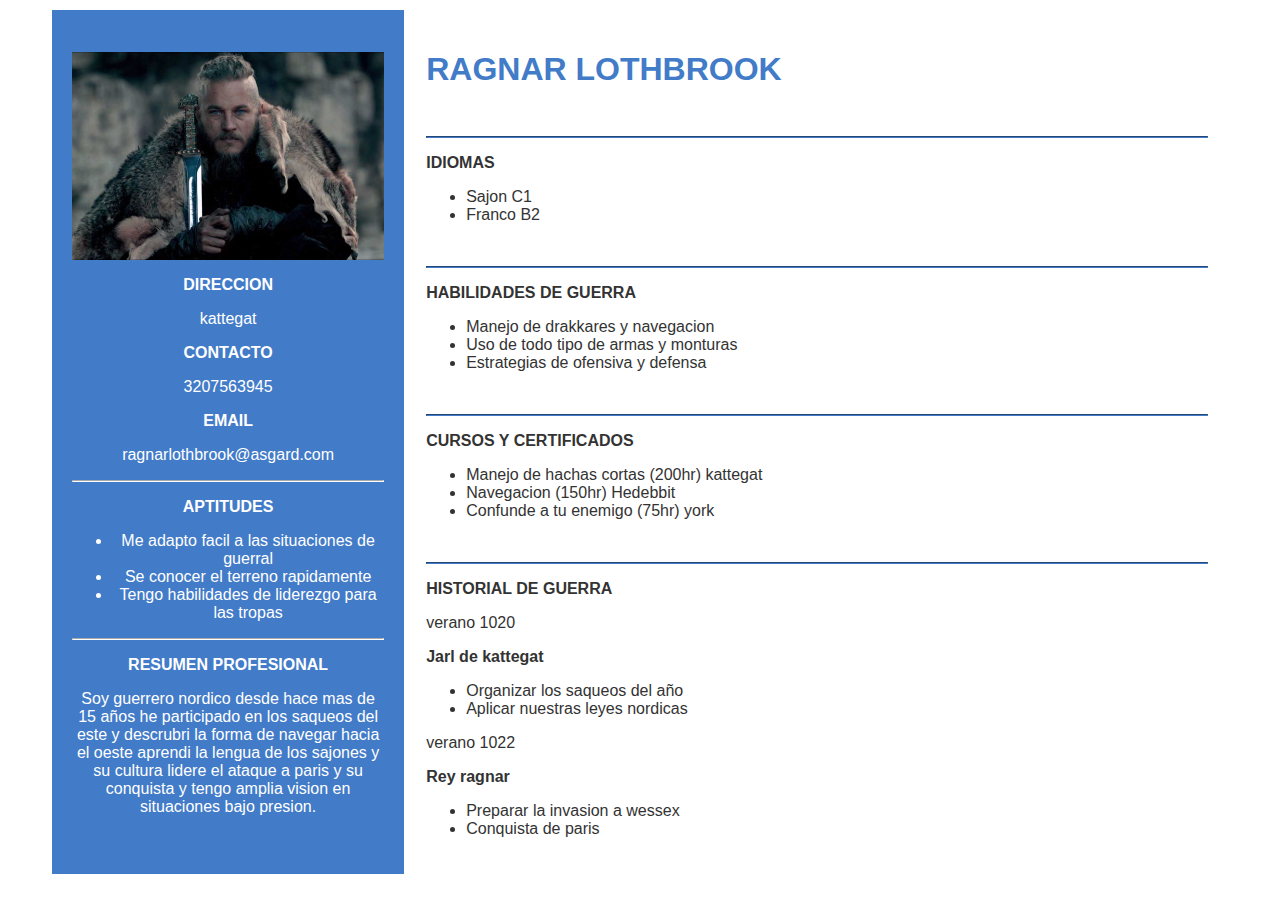
<file: Proyecto SkormJF/Ejercicio HdV/index.html>
<!DOCTYPE html>
<html lang="en">
<head>
    <meta charset="UTF-8">
  
    <link href="https://fonts.google.com/specimen/Roboto?preview.size=15&query=roboto" rel="stylesheet">
    <meta name="viewport" content="width=device-width, initial-scale=1.0">
    <title>Hoja de vida Ragnar</title>
</head>
<body>
   <center>
    <table style="width: 1180px; margin: 0 auto; font-family: 'Roboto', sans-serif;">
        <tr>
            <td style="background:#427bc8; color: #fff; width: 30%; padding: 20px;" align="center">
                              
                <img width="550px" src="./img/ragnar.jpg" alt="" srcset="" style=" display: block; max-width: 100%;">
                <p><b>DIRECCION</b></p>
                <p>kattegat</p>  
                <p><b>CONTACTO</b></p>
                <p>3207563945</p>   
                <p><b>EMAIL</b></p>
                <p>ragnarlothbrook@asgard.com</p>
                <hr style="border-color: #fff;">
                <p><b>APTITUDES</b></p>
                <ul>
                    <li>Me adapto facil a las situaciones de guerral</li>
                    <li>Se conocer el terreno rapidamente</li>
                    <li>Tengo habilidades de liderezgo para las tropas</li>
                </ul>

                <hr style="border-color: #fff;">
                <p><b>RESUMEN PROFESIONAL</b></p>
                <p>
                Soy guerrero nordico desde hace mas de 15 años
                he participado en los saqueos del este y
                descrubri la forma de navegar hacia el oeste
                aprendi la lengua de los sajones y su cultura
                lidere el ataque a paris y su conquista
                y tengo amplia vision en situaciones bajo presion.
                </p>               

            </td>
            <td align="left" style="width: 70%; padding: 20px; color: #333;">

                <h1 style="color: #427bc8;"><b>RAGNAR LOTHBROOK</b></h1>
                <br>
                <hr  style="border-color:#427bc8;">
                <p><b>IDIOMAS</b></p>
                <ul>
                    <li>Sajon C1</li>
                    <li>Franco B2</li>
                </ul>
                
                <br>
                <hr style="border-color:#427bc8;">
                <p><b>HABILIDADES DE GUERRA</b></p>
                <ul>
                    <li>Manejo de drakkares y navegacion</li>
                    <li>Uso de todo tipo de armas y monturas</li>
                    <li>Estrategias de ofensiva y defensa</li>
                </ul>
                
                <br>
                <hr style="border-color:#427bc8;">
                <p><b>CURSOS Y CERTIFICADOS</b></p>
                <ul>
                    <li>Manejo de hachas cortas (200hr) kattegat</li>
                    <li>Navegacion (150hr) Hedebbit</li>
                    <li>Confunde a tu enemigo (75hr) york</li>
                </ul>
                
                <br>
                <hr style="border-color:#427bc8;">
                <p><b>HISTORIAL DE GUERRA</b></p>
                <p>verano 1020</p>
                <p><b>Jarl de kattegat</b></p>
                <ul>
                    <li>Organizar los saqueos del año</li>
                    <li>Aplicar nuestras leyes nordicas</li>
                </ul>
                
                <p>verano 1022</p>
                <p><b>Rey ragnar</b></p>
                <ul>
                    <li>Preparar la invasion a wessex</li>
                    <li>Conquista de paris</li>
                </ul>
                
            

                
                
                

                            




            </td>
        </tr>
       
    </table>
    </center>





</body>
</html>
</file>
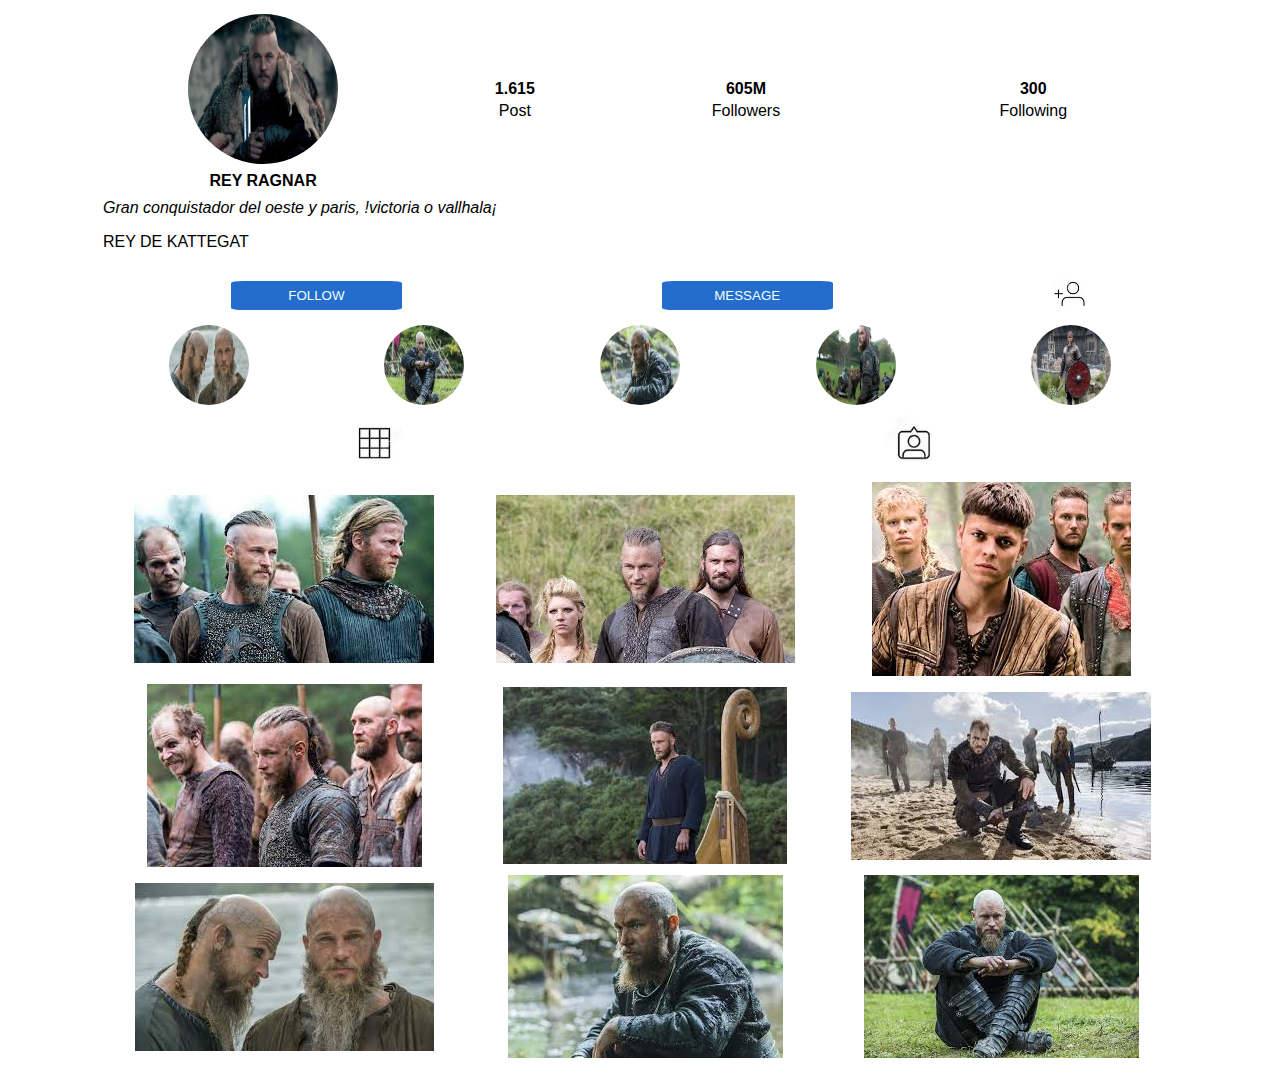
<file: Proyecto SkormJF/Ejercicio IG/index.html>
<!DOCTYPE html>
<html lang="en">
<head>
    <meta charset="UTF-8">
    <link href="https://fonts.google.com/specimen/Roboto?preview.size=15&query=roboto" rel="stylesheet">
    <meta name="viewport" content="width=device-width, initial-scale=1.0">
    <title>Perfil instagram ragnar</title>
</head>
<body>
    <table style="width: 1080px;" align="center">
        <tr>
            <td style="width: 30%;">
                <table  style="width: 100%; font-family: 'Roboto', sans-serif;" align="center">
                    <tr>
                        <td align="center" style="width: 80%;">
                            <img src="./img/ragnar.jpg" alt="" style="border-radius:50%; width: 150px; height: 150px;">
                        </td>
                    </tr>
                    <tr>
                        <td align="center" style="width: 20%;"><b>REY RAGNAR</b></td>
                    </tr>
                </table>
            </td>
            <td style="width: 70%;">
                <table  style="width: 100%; font-family: 'Roboto', sans-serif;">
                    <tr align="center">
                        <td><b>1.615</b></td>
                        <td><b>605M</b></td>
                        <td><b>300</b></td>
                    </tr>
                    <tr align="center">
                        <td>Post</td>
                        <td>Followers</td>
                        <td>Following</td>
                    </tr>
                    <tr>
                        <td colspan="3" align="center"></td>
                    </tr>
                </table>
            </td>
        </tr>
    </table>
    <table  style="width:1080px; font-family: 'Roboto', sans-serif;" align="center">
        <tr>
            <td style="width: 100%;">
                <i>Gran conquistador del oeste y paris, !victoria o vallhala¡</i>
                <p>REY DE KATTEGAT</p>
            </td>
        </tr>
    </table>
    <table  style="width: 1080px; font-family: 'Roboto', sans-serif;" align="center">
        <tr align="center">
            <td style="width: 40%;"><button style="background-color: rgb(36, 109, 204); color: azure; width: 40%; border-radius: 7%; border: 0; padding: 7px;" >FOLLOW</button></td>
            <td style="width: 40%;"><button style="background-color:rgb(36, 109, 204); color: azure; width: 40%; border-radius: 7%; border: 0; padding: 7px;">MESSAGE</button></td>
            <td style="width: 20%;"><img width="20%" src="./img/seguirmas.png" alt=""></td>
        </tr>
    </table>
    <table  style="width: 1080px;" align="center">
        <tr align="center">
            <td style="width: 20%;"><img src="./img/highlight1.jpeg" style="border-radius: 50%; width: 80px; height: 80px;" alt=""></td>
            <td style="width: 20%;"><img src="./img/highlight2.jpeg" style="border-radius: 50%; width: 80px; height: 80px;" alt=""></td>
            <td style="width: 20%;"><img src="./img/highlight3.jpeg" style="border-radius: 50%; width: 80px; height: 80px;" alt=""></td>
            <td style="width: 20%;"><img src="./img/highlight4.jpeg" style="border-radius: 50%; width: 80px; height: 80px;" alt=""></td>
            <td style="width: 20%;"><img src="./img/highlight5.jpeg" style="border-radius: 50%; width: 80px; height: 80px;" alt=""></td>
        </tr>
    </table>
    <table  style="width: 1080px; font-family: 'Roboto', sans-serif;" align="center">
        <tr align="center">
            <td style="width: 34%;"><img src="./img/feed.png" width="10%" alt=""></td>
            <td style="width: 33%;"><img src="./img/etiquetas.png"  width="11%" alt=""></td>
        </tr>
    </table>
    <table  style="width: 1080px; font-family: 'Roboto', sans-serif;" align="center">
        <tr align="center">
            <td style="width: 34%;"><img src="./img/ima1.jpeg" style="background-size: cover;" alt=""></td>
            <td style="width: 33%;"><img src="./img/ima2.jpeg" style="background-size: cover;" alt=""></td>
            <td style="width: 33%;"><img src="./img/ima3.jpeg" style="background-size: cover;" alt=""></td>
        </tr>
        <tr align="center">
            <td style="width: 34%;"><img src="./img/ima4.jpeg" style="background-size: cover;" alt=""></td>
            <td style="width: 33%;"><img src="./img/ima5.jpeg" style="background-size: cover;" alt=""></td>
            <td style="width: 33%;"><img src="./img/ima6.jpeg" style="background-size: cover;" alt=""></td>
        </tr>
        <tr align="center">
            <td style="width: 34%;"><img src="./img/highlight1.jpeg" style="background-size: cover;" alt=""></td>
            <td style="width: 33%;"><img src="./img/highlight3.jpeg" style="background-size: cover;" alt=""></td>
            <td style="width: 33%;"><img src="./img/highlight2.jpeg" style="background-size: cover;" alt=""></td>
        </tr>
    </table>
</body>
</html>
</file>
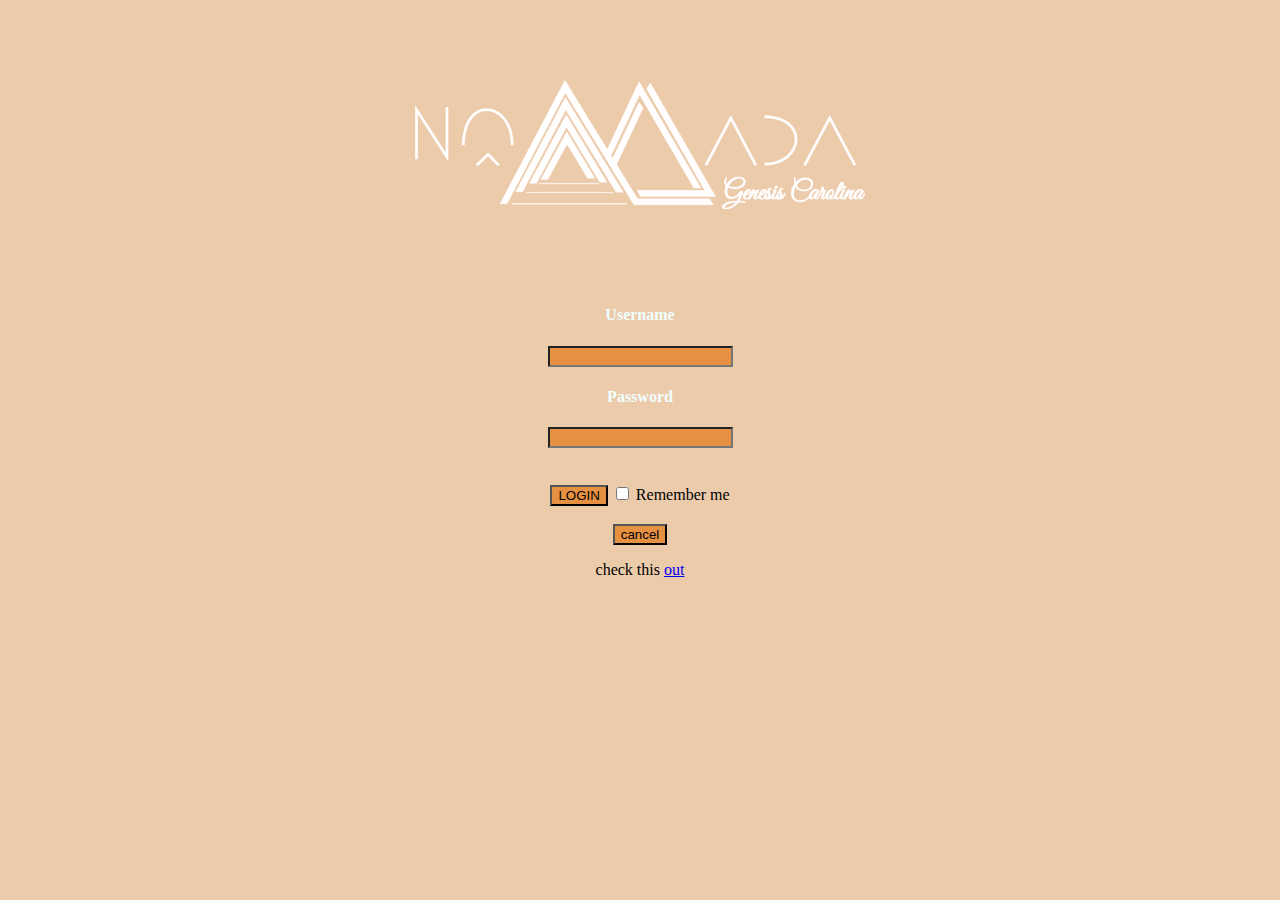
<file: Proyecto SkormJF/Ejercicio login/index.html>
<!DOCTYPE html>
<html lang="en">
<head>
    <meta charset="UTF-8">
    <meta name="viewport" content="width=device-width, initial-scale=1.0">
    <title>Nomada store</title>
</head>

<body style="background-color: #eccbab;">

<br>
<br>
<br>
<br>
<center>
    <img width="450px" src="./img/Nomada_s name design clear.png" alt="">
    <br>
    <br>
    <br>
    <br>
    <br>
    <h4 style="color: azure;">Username</h4>
    <input style="background-color: #e69142;" type="text">
    <h4 style="color: azure;">Password</h4>
    <input style="background-color: #e69142;" type="password">
    <br>
    <br>
    <br>
    <button style="background-color: #e69142;">LOGIN</button>
    <input type="checkbox"> Remember me
    <br>
    <br>
    <button style="background-color: #e69142;">cancel</button>
    <br>
    <p>check this <a href="./img/Nomada's name design clear.png" target="_blank">out</a></p> 
</center>
    
</body>
</html>
</file>
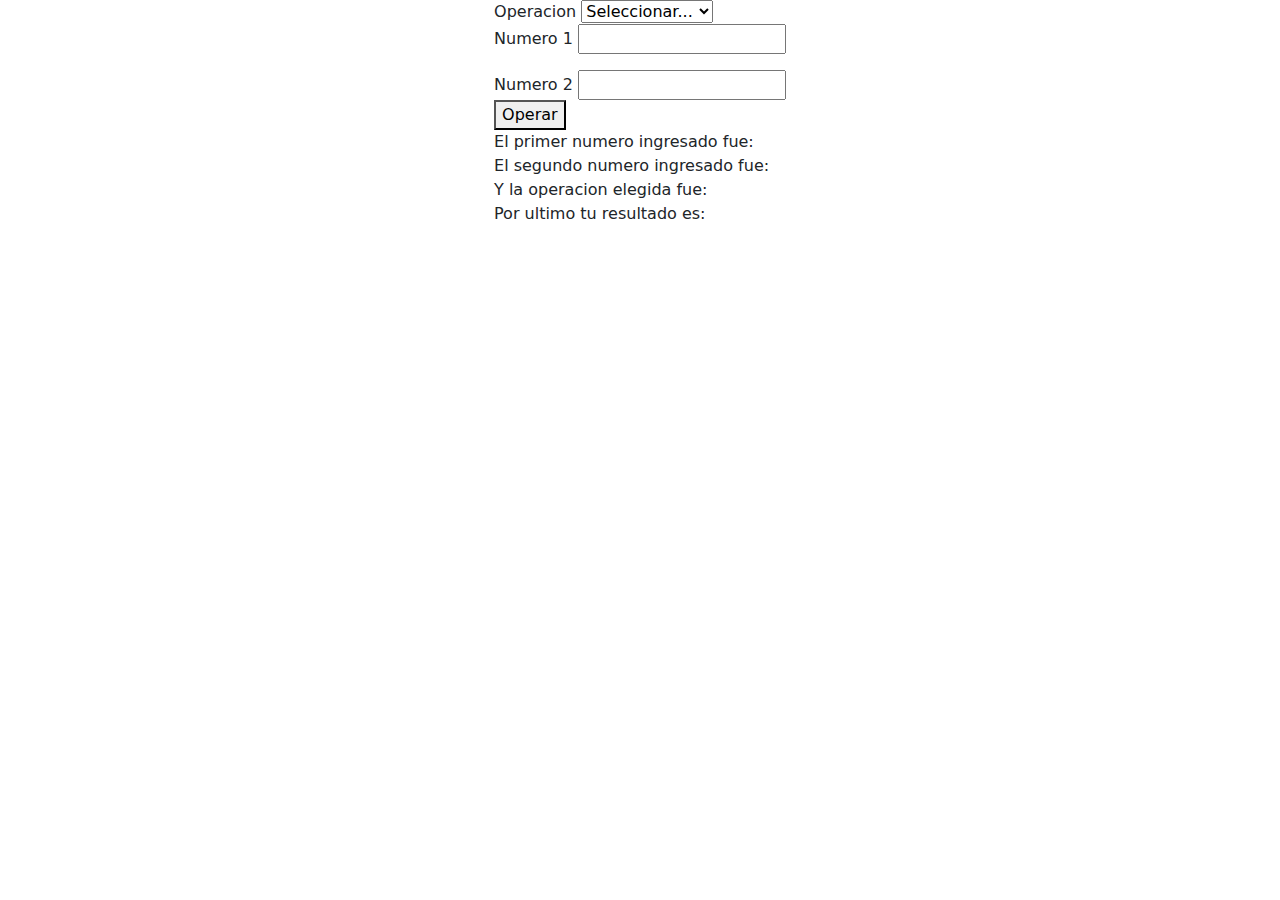
<file: Proyecto SkormJF/Ejerciciocalculadora/index.html>
<!DOCTYPE html>
<html lang="en">
<head>
    <meta charset="UTF-8">
    <meta name="viewport" content="width=device-width, initial-scale=1.0">
    <title>Document</title>
    <link rel="stylesheet" href="./app.css">
    <link rel="stylesheet" href="https://cdn.jsdelivr.net/npm/bootstrap@5.0.2/dist/css/bootstrap.min.css">

</head>
<body>
    <div class="centrar">
        <div>
            <div>
                  <div>
                    <div>
                    
                            <div>
                                 <label for="">Operacion</label>
                                 <select name="" id="operacion" >
                                    <option value="" selected disabled>Seleccionar...</option>
                                    <option value="suma">Suma</option>
                                    <option value="resta">Resta</option>
                                    <option value="multiplicacion">Multiplicacion</option>
                                    <option value="division">Division</option>
                                 </select>
                            </div>
                            <div>
                                <label for="">Numero 1</label>
                                <input type="text" id="num1" class="">
                            </div>
                            <div class="form-group mt-3">
                                <label for="">Numero 2</label>
                                <input type="text" id="num2" class="">
                            </div>
                            <button type="button" onclick="operaciones()">Operar</button>

                    </div>
                  </div>
                  <div>
                        El primer numero ingresado fue: 
                        <span id="num_1"></span>
                        <br>
                        El segundo numero ingresado fue:
                        <span id="num_2"></span>
                        <br>
                        Y la operacion elegida fue:
                        <span id="opcion"></span>
                        <br>
                        Por ultimo tu resultado es: 
                        <span id="resultado"></span>
                  </div>
            </div>
        </div>
     </div>
     <script src="./app.js"></script>
</body>
</html>
</file>
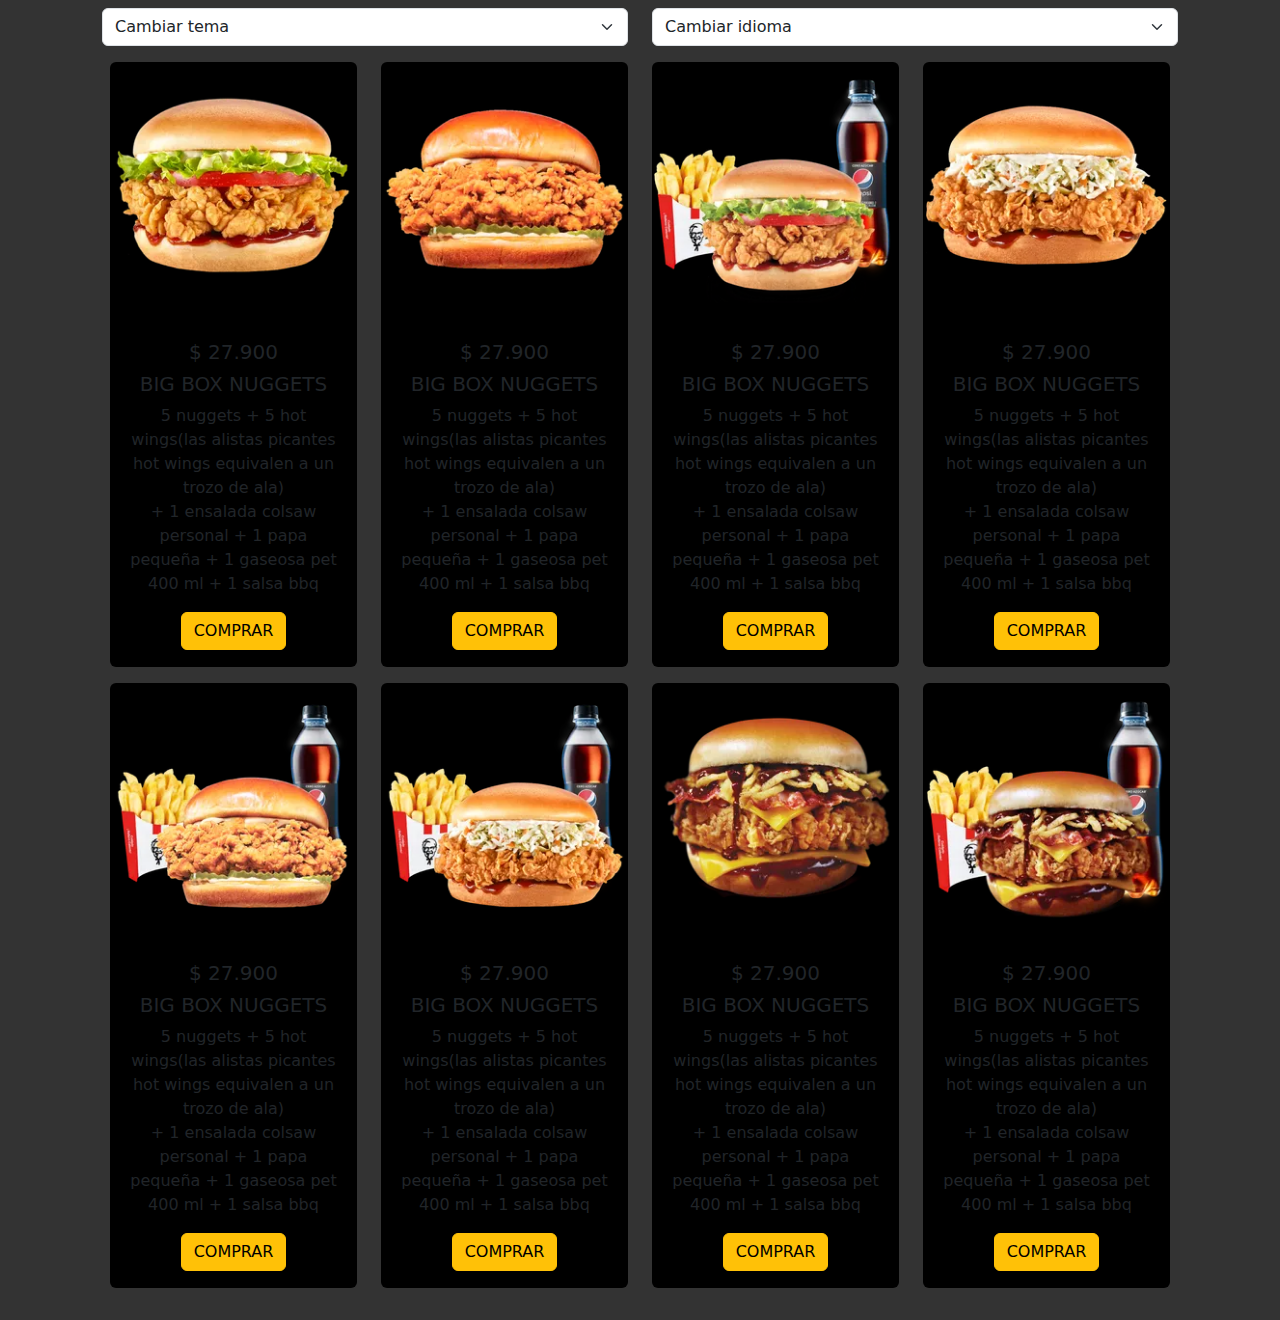
<file: Proyecto SkormJF/KFC/index.html>
<!DOCTYPE html>
<html lang="en">
<head>
    <meta charset="UTF-8">
    <meta name="viewport" content="width=device-width, initial-scale=1.0">
    <link href="https://cdn.jsdelivr.net/npm/bootstrap@5.0.2/dist/css/bootstrap.min.css" rel="stylesheet">
    <link rel="stylesheet" href="./app.css">
    <title>Document</title>
</head>
<body id="body" class="dark">
    <main>
        <section>
            <div class="container">
                <div class="row m-2">
                    <div class="col-md-6">
                        <select class="form-select" aria-label="Default select example" id="tema" onchange="cambiar_tema()">
                            <option selected disabled id="select_tema">Cambiar tema</option>
                            <option value="dark" id="dark">Obscuro</option>
                            <option value="light" id="light">Claro</option>
                          </select>
                    </div>
                    <div class="col-md-6">
                        <select class="form-select" aria-label="Default select example" id="idioma" onchange="cambiar_idioma()">
                            <option selected disabled id="select_idioma">Cambiar idioma</option>
                            <option value="es" id="es">Español</option>
                            <option value="en" id="en">Ingles</option>
                          </select>
                    </div>
                </div>
                <div class="row m-3">
                    <div class="col-md-3">
                        <div class="card centrar-items centrar-texto">
                            <figure>
                                <img src="./img/hamburguesa-1.webp" class="card-img-top" alt="...">
                            </figure>
                            <div class="card-body">
                              <h5 class="card-title">$ 27.900</h5>
                              <h5 class="card-title">BIG BOX NUGGETS</h5>
                              <p class="card-text" id="producto_1">5 nuggets + 5 hot wings(las alistas picantes hot wings equivalen a un trozo de ala)
                                + 1 ensalada colsaw personal + 1 papa pequeña + 1 gaseosa pet 400 ml + 1 salsa bbq
                              </p>
                              <a class="btn btn-warning" >COMPRAR</a>
                            </div>
                        </div> 
                    </div>
                    <div class="col-md-3">
                        <div class="card centrar-items centrar-texto">
                            <figure>
                                <img src="./img/hamburguesa-2.webp" class="card-img-top" alt="...">
                            </figure>
                            <div class="card-body">
                              <h5 class="card-title">$ 27.900</h5>
                              <h5 class="card-title">BIG BOX NUGGETS</h5>
                              <p class="card-text" id="producto_2">5 nuggets + 5 hot wings(las alistas picantes hot wings equivalen a un trozo de ala)
                                + 1 ensalada colsaw personal + 1 papa pequeña + 1 gaseosa pet 400 ml + 1 salsa bbq
                              </p>
                              <a class="btn btn-warning">COMPRAR</a>
                            </div>
                        </div> 
                    </div>
                    <div class="col-md-3">
                        <div class="card centrar-items centrar-texto">
                            <figure>
                                <img src="./img/hamburguesa-3.webp" class="card-img-top" alt="...">
                            </figure>
                            <div class="card-body">
                              <h5 class="card-title">$ 27.900</h5>
                              <h5 class="card-title">BIG BOX NUGGETS</h5>
                              <p class="card-text" id="producto_3">5 nuggets + 5 hot wings(las alistas picantes hot wings equivalen a un trozo de ala)
                                + 1 ensalada colsaw personal + 1 papa pequeña + 1 gaseosa pet 400 ml + 1 salsa bbq
                              </p>
                              <a class="btn btn-warning" >COMPRAR</a>
                            </div>
                        </div>
                    </div>
                    <div class="col-md-3">
                        <div class="card centrar-items centrar-texto">
                            <figure>
                                <img src="./img/hamburguesa-4.webp" class="card-img-top" alt="...">
                            </figure>
                            <div class="card-body">
                              <h5 class="card-title">$ 27.900</h5>
                              <h5 class="card-title">BIG BOX NUGGETS</h5>
                              <p class="card-text" id="producto_4">5 nuggets + 5 hot wings(las alistas picantes hot wings equivalen a un trozo de ala)
                                + 1 ensalada colsaw personal + 1 papa pequeña + 1 gaseosa pet 400 ml + 1 salsa bbq
                              </p>
                              <a class="btn btn-warning" >COMPRAR</a>
                            </div>
                        </div>
                    </div>
                </div>
                <div class="row m-3">
                    <div class="col-md-3">
                        <div class="card centrar-items centrar-texto">
                            <figure>
                                <img src="./img/hamburguesa-5.webp" class="card-img-top" alt="...">
                            </figure>
                            <div class="card-body">
                              <h5 class="card-title">$ 27.900</h5>
                              <h5 class="card-title">BIG BOX NUGGETS</h5>
                              <p class="card-text" id="producto_5">5 nuggets + 5 hot wings(las alistas picantes hot wings equivalen a un trozo de ala)
                                + 1 ensalada colsaw personal + 1 papa pequeña + 1 gaseosa pet 400 ml + 1 salsa bbq
                              </p>
                              <a class="btn btn-warning" >COMPRAR</a>
                            </div>
                        </div> 
                    </div>
                    <div class="col-md-3">
                        <div class="card centrar-items centrar-texto">
                            <figure>
                                <img src="./img/hamburguesa-6.webp" class="card-img-top" alt="...">
                            </figure>
                            <div class="card-body">
                              <h5 class="card-title">$ 27.900</h5>
                              <h5 class="card-title">BIG BOX NUGGETS</h5>
                              <p class="card-text" id="producto_6">5 nuggets + 5 hot wings(las alistas picantes hot wings equivalen a un trozo de ala)
                                + 1 ensalada colsaw personal + 1 papa pequeña + 1 gaseosa pet 400 ml + 1 salsa bbq
                              </p>
                              <a class="btn btn-warning" >COMPRAR</a>
                            </div>
                        </div> 
                    </div>
                    <div class="col-md-3">
                        <div class="card centrar-items centrar-texto">
                            <figure>
                                <img src="./img/hamburguesa-7.webp" class="card-img-top" alt="...">
                            </figure>
                            <div class="card-body">
                              <h5 class="card-title">$ 27.900</h5>
                              <h5 class="card-title">BIG BOX NUGGETS</h5>
                              <p class="card-text" id="producto_7">5 nuggets + 5 hot wings(las alistas picantes hot wings equivalen a un trozo de ala)
                                + 1 ensalada colsaw personal + 1 papa pequeña + 1 gaseosa pet 400 ml + 1 salsa bbq
                              </p>
                              <a class="btn btn-warning" >COMPRAR</a>
                            </div>
                        </div>
                    </div>
                    <div class="col-md-3">
                        <div class="card centrar-items centrar-texto">
                            <figure>
                                <img src="./img/hamburguesa-8.webp" class="card-img-top" alt="...">
                            </figure>
                            <div class="card-body">
                              <h5 class="card-title">$ 27.900</h5>
                              <h5 class="card-title">BIG BOX NUGGETS</h5>
                              <p class="card-text" id="producto_8">5 nuggets + 5 hot wings(las alistas picantes hot wings equivalen a un trozo de ala)
                                + 1 ensalada colsaw personal + 1 papa pequeña + 1 gaseosa pet 400 ml + 1 salsa bbq
                              </p>
                              <a class="btn btn-warning" >COMPRAR</a>
                            </div>
                        </div>
                    </div>
                </div>
                <div class="row m-3">
                    <div class="col-md-12">

                    </div>
                </div>
            </div>
        </section>
    </main>
    <script src="./app.js"></script>
    <script src="https://cdn.jsdelivr.net/npm/bootstrap@5.0.2/dist/js/bootstrap.bundle.min.js" integrity="sha384-MrcW6ZMFYlzcLA8Nl+NtUVF0sA7MsXsP1UyJoMp4YLEuNSfAP+JcXn/tWtIaxVXM" crossorigin="anonymous"></script>
</body>
</html>
</file>
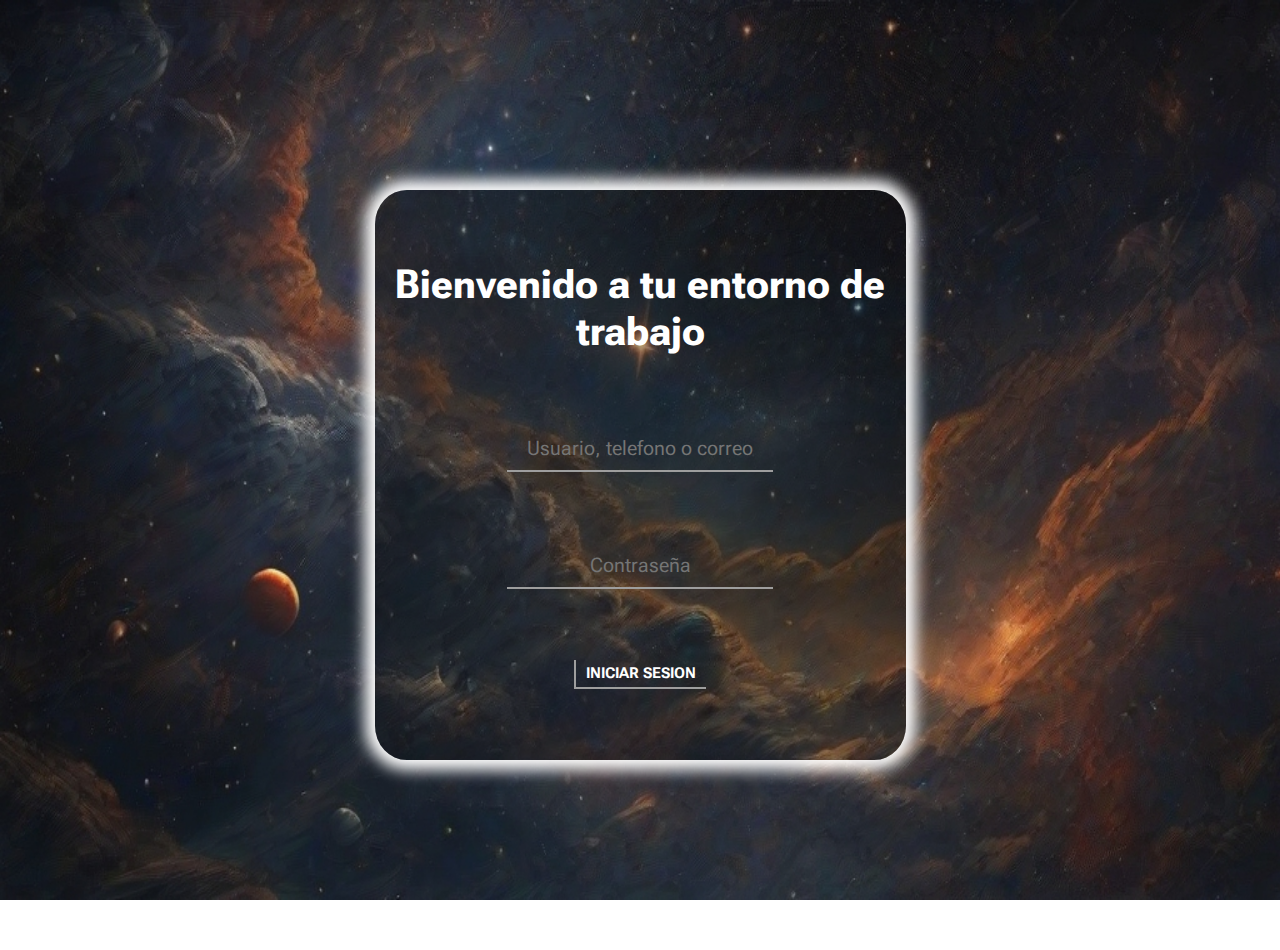
<file: Proyecto SkormJF/LoginPersonalizado/index.html>
<!DOCTYPE html>
<html lang="en">
<head>
    <meta charset="UTF-8">
    <meta name="viewport" content="width=device-width, initial-scale=1.0">
    <link rel="stylesheet" href="./app.css">
    <link href="https://fonts.googleapis.com/css2?family=DM+Sans:opsz,wght@9..40,100;9..40,200;9..40,300;9..40,400;9..40,500;9..40,600;9..40,700;9..40,800;9..40,900;9..40,1000&family=Roboto+Flex:opsz,wght@8..144,200;8..144,300;8..144,400;8..144,600;8..144,800&display=swap" rel="stylesheet">
    <title>Login</title>
</head>
<body>
    <section class="contenedor_login">
        <div class="login">
            <h1>Bienvenido a tu entorno de trabajo</h1>
            <input type="text" id="registro" placeholder="Usuario, telefono o correo" class="input">
            <input type="password" id="contraseña" placeholder="Contraseña" class="input">
            <button class="btn" onclick="iniciarSesion()">INICIAR SESION</button>
        </div>
    </section> 

    <script src="./app.js"></script>
</body>
</html>
</file>
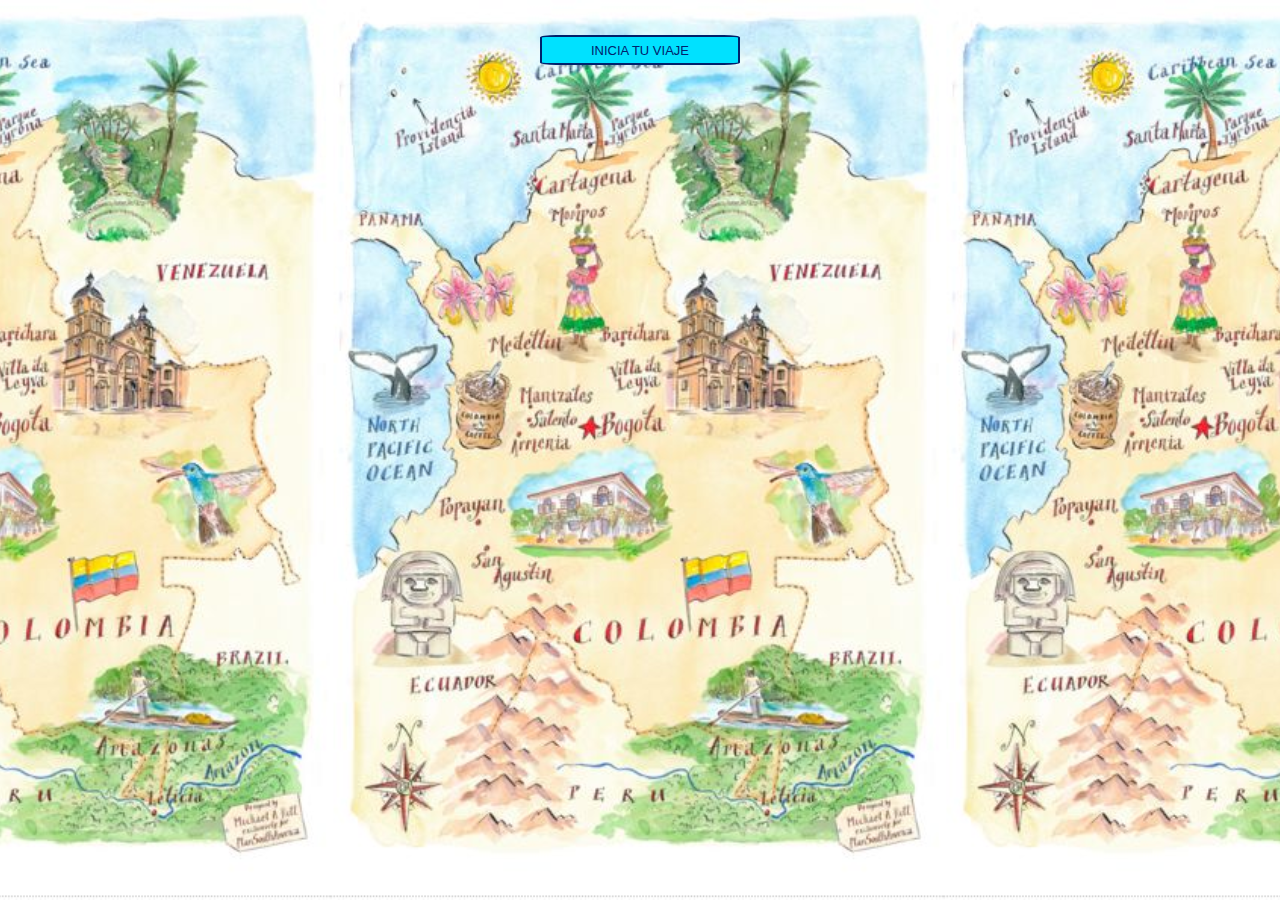
<file: Proyecto SkormJF/Macondo/index.html>
<!DOCTYPE html>
<html lang="en">
<head>
    <meta charset="UTF-8">
    <meta name="viewport" content="width=device-width, initial-scale=1.0">
    <title>MACONDO_Caso_1</title>
    <link rel="stylesheet" href="./app.css">
</head>
<body>

    <header class="inicio">
        
        <button class="botones" onclick="recorrido(1)">INICIA TU VIAJE</button>
       
    </header>
    <main>
        <section class="nav_gasto" id="gasto">
            El dinero que tienes disponible es: 
            <span id="gasto_total">2500000</span>                
        </section>
        <section class="casos" id="caso_1">
            <h3>Sales de viaje un viernes por la noche, te pagan justo ese dia
               un monto por un valor de 2'500.000 millones de pesos.
               Al llegar al aeropuerto el Dorado de Bogota, te das 
               cuenta que tienes una escala en Medellin, y tienes hambre
               ¿que opcion eliges?
            </h3>
            <div class="contenedor-img" onclick="respuesta(1)">
                <figure>
                    <img src="./img/almojabana.jpeg" alt="" id="img1_caso1">
                    <div class="emergente" id="ocultar_1">
                        <h2 id="res1_caso1">
                            La almojabana con gaseosa te costara 15 mil pesos
                        </h2>
                    </div>
                </figure>
            </div>
            <div class="contenedor-img" onclick="respuesta(2)">
                <figure>
                    <img src="./img/hambre.avif" alt="" id="img2_caso1">
                    <div class="emergente" id="ocultar_2">
                        <h2 id="res2_caso1">
                            No comprar nada de momento
                        </h2>
                    </div>
                </figure>
            </div>
            <div class="contenedor-img" onclick="respuesta(3)">
                <figure>
                    <img src="./img/subway.jpg" alt="" id="img3_caso1">
                    <div class="emergente" id="ocultar_3">
                        <h2 id="res3_caso1">
                            El subway con gaseosa te costara 23 mil pesos
                        </h2>
                    </div>
                </figure>
            </div>
        </section>

        <section class="espacio">
            <button class="botones" onclick="recorrido(2)" id="boton_2">CONTINUAR RECORRIDO</button>
        </section>
        
        <section class="casos" id="caso_2">
            <h3>
                Cuando llegas a la sala de espera, tu maleta es muy grande para
                las dimensiones que exige la aerolinea, deberas sacar algo de 
                ropa para ajustar las dimensiones de tu maleta, ¡vamos a hacerlo!
            </h3>
            <h3 id="msg1_caso2">
                las dimensiones acutales de tu maleta son
            </h3>
            <h3>
                alto: 
                <span id="alto"> 60 cm</span>
            </h3>
            <h3>
                largo:
                <span id="largo"> 40 cm</span>
            </h3>
            <h3>
                ancho:
                <span id="ancho"> 20 cm</span>
            </h3>
            <div class="contenedor-img" onclick="reducir_maleta()">
                <figure>
                    <img src="./img/maleta_grande.jpeg" alt="" id="img1_caso2">
                    <div class="emergente" id="ocultar_4">
                        <h2 id="res1_caso2">
                            Dale click aqui para reducir tu maleta
                        </h2>
                    </div>
                </figure>
            </div>
        </section>

        <section class="espacio">
            <button class="botones" onclick="recorrido(3)" id="boton_3">CONTINUAR RECORRIDO</button>
        </section>

        <section class="casos" id="caso_3">
            <h3>
                Ahora debes abordar tu avion, falta tiempo pero debes asegurar tu reserva en el hotel
                y el wi-fi esta fallando, caminas por el aeropuerto y encuentras una red wi-fi
                con una contraseña cifrada, para decifrarla debes pagar 50 mil pesos y solo puedes usarla una hora
            </h3>
            <h3 id="msg_contraseña">
                La contraseña cifrada es:
            </h3>
            <h3 id="contraseña">
                01110010 01101001 01110111 01101001                
            </h3>
            <div class="contenedor-img" onclick="descifrar_contraseña()">
                <figure>
                    <img src="./img/binario.jpeg" alt="" id="img1_caso3">
                    <div class="emergente" id="ocultar_5">
                        <h2 id="res1_caso3">
                            Dale click para descifrar la contraseña
                        </h2>
                    </div>
                </figure>
            </div>
        </section>

        <section class="espacio">
            <button class="botones" onclick="recorrido(4)" id="boton_4">CONTINUAR RECORRIDO</button>
        </section>

        <section class="casos" id="caso_4">
            <h3>
                Al llegar a macondo caes en cuenta que hablan un lenguaje particular,
                cambian todas sus vocales por la i, necesitas llegar al hotel y pides un taxi, 
                pero el taxista te mira asi al decirle
            </h3>
            <h3 id="cambiar_idioma">taxi me puede llevar al hotel mariposas amarillas</h3>
            <div class="contenedor-img" onclick="cambiar_idioma()">
                <figure>
                    <img src="./img/no_entender.jpg" alt="" id="img1_caso4">
                    <div class="emergente" id="ocultar_6">
                        <h2 id="res1_caso4">
                            Dale click para hablar en su idioma
                        </h2>
                    </div>
                </figure>
            </div>
        </section>

        <section class="espacio">
            <button class="botones" onclick="recorrido(5)" id="boton_5">CONTINUAR RECORRIDO</button>
        </section>

        <section class="casos" id="caso_5">
            <h3>
                Al llegar al hotel el taxista te cobra la suma de 300 mil pesos, asi que empiezas
                a negociar con el taxista, y proponen un unico juego de piedra, papel o tijera, si el taxista
                gana le pagas los 300 mil pesos, si pierde no le pagas nada y si empatan no pasara nada.
            </h3>
            <div class="contenedor-img" onclick="eleccion(1)">
                <figure>
                    <img src="./img/piedra.jpg" alt="" id="img1_caso5">
                    <div class="emergente" id="ocultar_7">
                        <h2 id="res1_caso5">
                            Tu eleccion de juego sera piedra
                        </h2>
                    </div>
                </figure>
            </div>
            <div class="contenedor-img" onclick="eleccion(2)">
                <figure>
                    <img src="./img/papel.jpg" alt="" id="img2_caso5">
                    <div class="emergente" id="ocultar_8">
                        <h2 id="res2_caso5">
                            Tu eleccion de juego sera papel
                        </h2>
                    </div>
                </figure>
            </div>
            <div class="contenedor-img" onclick="eleccion(3)">
                <figure>
                    <img src="./img/tijera.webp" alt="" id="img3_caso5">
                    <div class="emergente" id="ocultar_9">
                        <h2 id="res3_caso5">
                            Tu eleccion de juego sera tijera
                        </h2>
                    </div>
                </figure>
            </div>
        </section>

        <section class="espacio">
            <button class="botones" onclick="recorrido(6)" id="boton_6">ULTIMO RECORRIDO</button>
        </section>

        <section class="casos" id="caso_6">
            <h3>
                Ya una vez estas dentro del hotel, habran actividades para cada uno de los 4 dias que estaras
                y aparte tienen un codigo de vestimenta  de colores para cada dia
            </h3>
            <h3>
                Iniciamos con el dia amarillo, es momento de ir a la piscina, aunque huele algo raro ¿que haras?
            </h3>
            <div class="contenedor-img" onclick="decision(1)">
                <figure>
                    <img src="./img/dentro_piscina.jpg" alt="" id="img1_caso6">
                    <div class="emergente" id="ocultar_10">
                        <h2 id="res1_caso6">
                            Esta opcion sera para darte un baño en la piscina
                        </h2>
                    </div>
                </figure>
            </div>
            <div class="contenedor-img" onclick="decision(2)">
                <figure>
                    <img src="./img/fuera_piscina.jpg" alt="" id="img2_caso6">
                    <div class="emergente" id="ocultar_11">
                        <h2 id="res2_caso6">
                            Esta opcion es para estar fuera de la piscina disfrutando del dia
                        </h2>
                    </div>
                </figure>
            </div>
        </section>

        <section class="espacio">
            <button class="botones" onclick="recorrido(7)" id="boton_7">SIGUIENTE DIA</button>
        </section>

        <section class="casos" id="verde">
            <h3>
                En este dia de verde, iremos de caminata por macondo, el recorrido es bastante largo, ¿que haras?
            </h3>
            <div class="contenedor-img" onclick="caminata(1)">
                <figure>
                    <img src="./img/caminata.jpg" alt="" id="img1_verde">
                    <div class="emergente" id="ocultar_12">
                        <h2 id="res1_verde">
                            Seguiras la caminata
                        </h2>
                    </div>
                </figure>
            </div>
            <div class="contenedor-img" onclick="caminata(2)">
                <figure>
                    <img src="./img/caminata.jpg" alt="" id="img2_verde">
                    <div class="emergente" id="ocultar_13">
                        <h2 id="res2_verde">
                            Llegas hasta cierto punto y te devuelves solo
                        </h2>
                    </div>
                </figure>
            </div>

        </section>

        <section class="espacio">
            <button class="botones" onclick="recorrido(8)" id="boton_8">SIGUIENTE DIA</button>
        </section>

        <section class="casos" id="rojo">
            <h3>
                Es momento del dia rojo, tocan actividades en la playa ¿que eliges?
            </h3>
            <div class="contenedor-img" onclick="playa(1)">
                <figure>
                    <img src="./img/malla.webp" alt="" id="img1_rojo">
                    <div class="emergente" id="ocultar_14">
                        <h2 id="res1_rojo">
                            jugar voleibol
                        </h2>
                    </div>
                </figure>
            </div>
            <div class="contenedor-img" onclick="playa(2)">
                <figure>
                    <img src="./img/mar.jpg" alt="" id="img2_rojo">
                    <div class="emergente" id="ocultar_15">
                        <h2 id="res2_rojo">
                            nadar en el mar
                        </h2>
                    </div>
                </figure>
            </div>
            <div class="contenedor-img" onclick="playa(3)">
                <figure>
                    <img src="./img/coctel.jpg" alt="" id="img3_rojo">
                    <div class="emergente" id="ocultar_16">
                        <h2 id="res3_rojo">
                            tomar cocteles
                        </h2>
                    </div>
                </figure>
            </div>

        </section>

        <section class="espacio">
            <button class="botones" onclick="recorrido(9)" id="boton_9">ULTIMO DIA</button>
        </section>

        <section class="casos" id="azul">
            <h3>
                Y es momento del ultimo dia, el dia de azul, hoy son actividades dentro del hotel ¿que haras?
            </h3>
            <div class="contenedor-img" onclick="hotel(1)">
                <figure>
                    <img src="./img/jugar_bingo.jpg" alt="" id="img1_azul">
                    <div class="emergente" id="ocultar_17">
                        <h2 id="res1_azul">
                            Jugar bingo
                        </h2>
                    </div>
                </figure>
            </div>
            <div class="contenedor-img" onclick="hotel(2)">
                <figure>
                    <img src="./img/pista.jpg" alt="" id="img2_azul">
                    <div class="emergente" id="ocultar_18">
                        <h2 id="res2_azul">
                            Bailar
                        </h2>
                    </div>
                </figure>
            </div>
            <div class="contenedor-img" onclick="hotel(3)">
                <figure>
                    <img src="./img/casino.jpg" alt="" id="img3_azul">
                    <div class="emergente" id="ocultar_19">
                        <h2 id="res3_azul">
                            Ir al casino
                        </h2>
                    </div>
                </figure>
            </div>
            <h3 id="resultado"></h3>
        </section>

        

    </main>
    




    <script src="./app.js"></script>
</body>
</html>
</file>
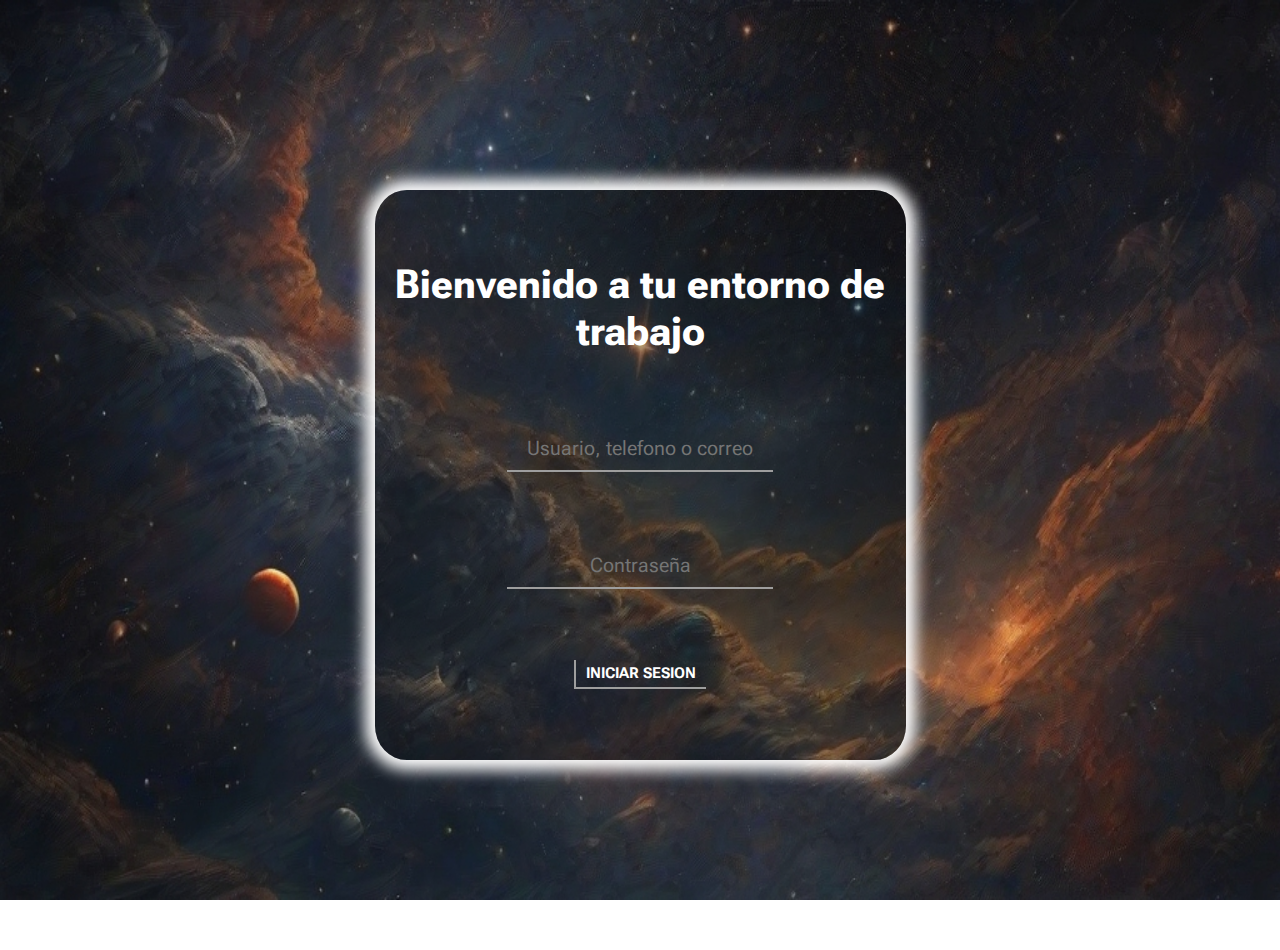
<file: Proyecto SkormJF/LoginPersonalizado/home.html>
<!DOCTYPE html>
<html lang="en">
<head>
    <meta charset="UTF-8">
    <meta name="viewport" content="width=device-width, initial-scale=1.0">
    <link rel="stylesheet" href="./home.css">
    <link href="https://fonts.googleapis.com/css2?family=DM+Sans:opsz,wght@9..40,100;9..40,200;9..40,300;9..40,400;9..40,500;9..40,600;9..40,700;9..40,800;9..40,900;9..40,1000&family=Roboto+Flex:opsz,wght@8..144,200;8..144,300;8..144,400;8..144,600;8..144,800&display=swap" rel="stylesheet">
    <title>PaginaPersonal</title>
</head>
<body>
    <header>
        <nav>
            <h3>Bienvenido</h3>
            <h1 id="usuario"></h1>
            <button class="btn" onclick="cerrarSesion()">Cerrar sesion</button>
        </nav>
    </header>

    <main>
        <section class="contenedor_main">
        </section>
    </main>



    <script src="./home.js"></script>
</body>
</html>
</file>
<file: Proyecto SkormJF/Ejerciciocalculadora/app.css>
.invalido{
    border: 6px double red;
    width: 100px;
    height: 25px;
}

.valido{
    border: 6px double green;
    width: 100px;
    height: 25px;
}

.centrar{
    width: 100%;
    height: 100%;
    display: flex;
    justify-content: center;
    align-items: center;
}
</file>
<file: Proyecto SkormJF/KFC/app.css>
.centrar-texto{
    text-align: center;
}

.centrar-items{
    display: flex;
    align-items: center;
    justify-content: center;
}

.dark{
    background-color: #333;
    color: #fff;
}

.light{
    background-color: antiquewhite;
    color: #333;
}

.card{
    background-color: black;
}
</file>
<file: Proyecto SkormJF/LoginPersonalizado/app.css>
*{
    margin: 0;
    padding: 0;
    box-sizing: border-box;
    font-family: 'Roboto Flex', sans-serif;
}

html{
    font-size: 62.5%;
}

body{
    background-image: url('./img/login.jpg');
    background-position: center center;
    background-size: 100% 100%;
    background-attachment: fixed;
    max-width: 1180px;
    margin-left: auto;
    margin-right: auto;
}

.contenedor_login{
    width: 100%;
    height: 950px;
    display: flex;
    align-items: center;
    justify-content: center;
    position: relative;
}

.login{
    width: 45%;
    height: 60%;
    background-color: rgba(0, 0, 0, 0.3);
    border-radius: 6%;
    box-shadow: 0px 0px 15px 10px #fff;
    animation:shadow 8s ease-in-out infinite;
    text-align: center;
    color: #fff;
    font-size: 2rem;
    display: flex;
    align-items: center;
    justify-content: space-evenly;
    flex-direction: column;
}

@keyframes shadow {
    0%{
        box-shadow: 0px 0px 10px 13px white;
    }
    12.5%{
        box-shadow: 0px 0px 4px 6px white;
    }
    25%{
        box-shadow: 0px 0px 10px 13px rgb(76, 159, 253)
    }
    37.5%{
        box-shadow: 0px 0px 4px 6px rgb(76, 159, 253)
    }
    50%{
        box-shadow: 0px 0px 10px 13px rgb(165, 91, 250)
    }
    62.5%{
        box-shadow: 0px 0px 4px 6px rgb(165, 91, 250)
    }
    75%{
        box-shadow: 0px 0px 10px 13px rgb(76, 159, 253)
    }
    87.5%{
        box-shadow: 0px 0px 4px 6px rgb(76, 159, 253)
    }
    100%{
        box-shadow: 0px 0px 10px 13px white
    }
}

.input{
    text-align: center;
    width: 50%;
    height: 8%;
    background-color:  rgba(0, 0, 0, 0.0); 
    color: #fff;
    border: none;
    border-bottom: 2px solid #9e9e9e;
    border-radius: 0;
    outline: none;
    font-size: 2rem;
}

.btn{
    text-align: center;
    width: 25%;
    height: 5%;
    color: #fff;
    background-color:  rgba(0, 0, 0, 0); 
    cursor: pointer;
    border: none;
    border-left: 2px solid #9e9e9e;
    border-bottom: 2px solid #9e9e9e;
    font-size: 1.5rem;
    font-weight: bolder;
}
</file>
<file: Proyecto SkormJF/Macondo/app.css>
*{
    margin: 0;
    padding: 0;
    box-sizing: border-box;
}
:root{
    --negro:black;
    --oscuro:#00226b;
    --azul:#00e1ff;
    --blanco:#fff;
}
html{
    font-size: 62.5%;
}
body{
    max-width: 1180px;
    margin-left: auto;
    margin-right: auto;
    background-image: url('./img/Colombia.jpg');
    background-size: contain;
    background-position: center center;
    background-attachment: fixed;
}
.botones{
    width: 200px;
    height: 30px;
    font-size: 1.3rem;
    color: var(--oscuro);
    border-radius: 8%;
    background-color: var(--azul);
    border: 2px solid var(--oscuro);
    transition: 0.7s ease;
}
.nav_gasto{
    position: fixed;
    display: none;
    justify-content: left;
    bottom: 15px;
    font-size: 2.3rem;
    color: var(--oscuro);
}
.botones:hover{
    transform: scale(1.1);
    transition: 0.7s ease;
}
.inicio{
    width: 100%;
    height: 100px;
    display: flex;
    justify-content: space-evenly;
    align-items: center;
    flex-wrap: wrap;
    position: relative;
}
.espacio{
    display: flex;
    justify-content: space-evenly;
    align-items: center;
    flex-wrap: wrap;
    width: 100%;
    height: 50px;
}
.casos{
    width: 100%;
    height: 600px;
    display: flex;
    justify-content: space-evenly;
    align-items: center;
    flex-wrap: wrap;
    position: relative;
    color: var(--negro);
    font-size: 1.9rem;
    text-align: center;
    text-shadow: 2px 2px 1px var(--azul);
}
.contenedor-img{
    width: 30%;
    height: 250px;
    display: flex;
    align-items: center;
    justify-content: space-evenly;
    flex-wrap: wrap;
    transition: 0.7s ease;
    border-radius: 2%;
}
.contenedor-img:hover{
    transform: scale(1.1);
    transition: 0.7s ease;
}
.contenedor-img figure{
    position: relative;
    width: 100%;
    height: 100%;
    overflow: hidden;
    display: flex;
    align-items: center;
    justify-content: center;
}
.contenedor-img figure img{
    width: 100%;
    height: 100%;
    transition: all 0.2s ease-out;
}
.contenedor-img figure .emergente{
    position: absolute;
    width: 100%;
    height: 100%;
    background-color: rgba(0, 0, 0, 0.5);
    transition: all 0.2s ease-out;
    opacity: 0;
    visibility: hidden;
    text-align: center;
    display: flex;
    align-items: center;
    justify-content: center;
    flex-wrap: wrap;
}
.contenedor-img figure:hover > .emergente{
    opacity: 1;
    visibility: visible;
}
.emergente h2{
    font-size: 2.2rem;
    color: var(--blanco);
    text-shadow: none;
}
#caso_1{
    display: none;
}
#caso_2{
    display: none;
}
#caso_3{
    display: none;
}
#caso_4{
    display: none;
}
#caso_5{
    display: none;
}
#caso_6{
    display: none;
}
#verde{
    display: none;
}
#rojo{
    display: none;
}
#azul{
    display: none;
}
#boton_2{
    display: none;
}
#boton_3{
    display: none;
}
#boton_4{
    display: none;
}
#boton_5{
    display: none;
}
#boton_6{
    display: none;
}
#boton_7{
    display: none;
}
#boton_8{
    display: none;
}
#boton_9{
    display: none;
}
</file>
<file: Proyecto SkormJF/LoginPersonalizado/home.css>
*{
    margin: 0;
    padding: 0;
    box-sizing: border-box;
    font-family: 'Roboto Flex', sans-serif;
}

html{
    font-size: 62.5%;
}

body{
    background-position: center center;
    background-size: 100% 100%;
    background-attachment: fixed;
    max-width: 1180px;
    margin-left: auto;
    margin-right: auto;
}

header nav {
    width: 100%;
    height: 70px;
    display: flex;
    align-items: center;
    justify-content: space-evenly;
    font-size: 1.5rem;
    font-weight: bolder;
    color:#fff;
}

.btn{
    text-align: center;
    width: 10%;
    height: 45%;
    color: #fff;
    background-color:  rgba(0, 0, 0, 0); 
    cursor: pointer;
    border: none;
    border-left: 2px solid #9e9e9e;
    border-bottom: 2px solid #9e9e9e;
    font-size: 1.5rem;
    font-weight: bolder;
}

.contenedor_main{
    width: 100%;
    height: auto;
    display: flex;
    flex-wrap: wrap;
    align-items: center;
    justify-content: space-evenly;
}

.subcontenedores_main{
    width: 30%;
    height: 250px;
    margin: 1%;
}

.img{
    width: 100%;
    height: 100%;
}
</file>
